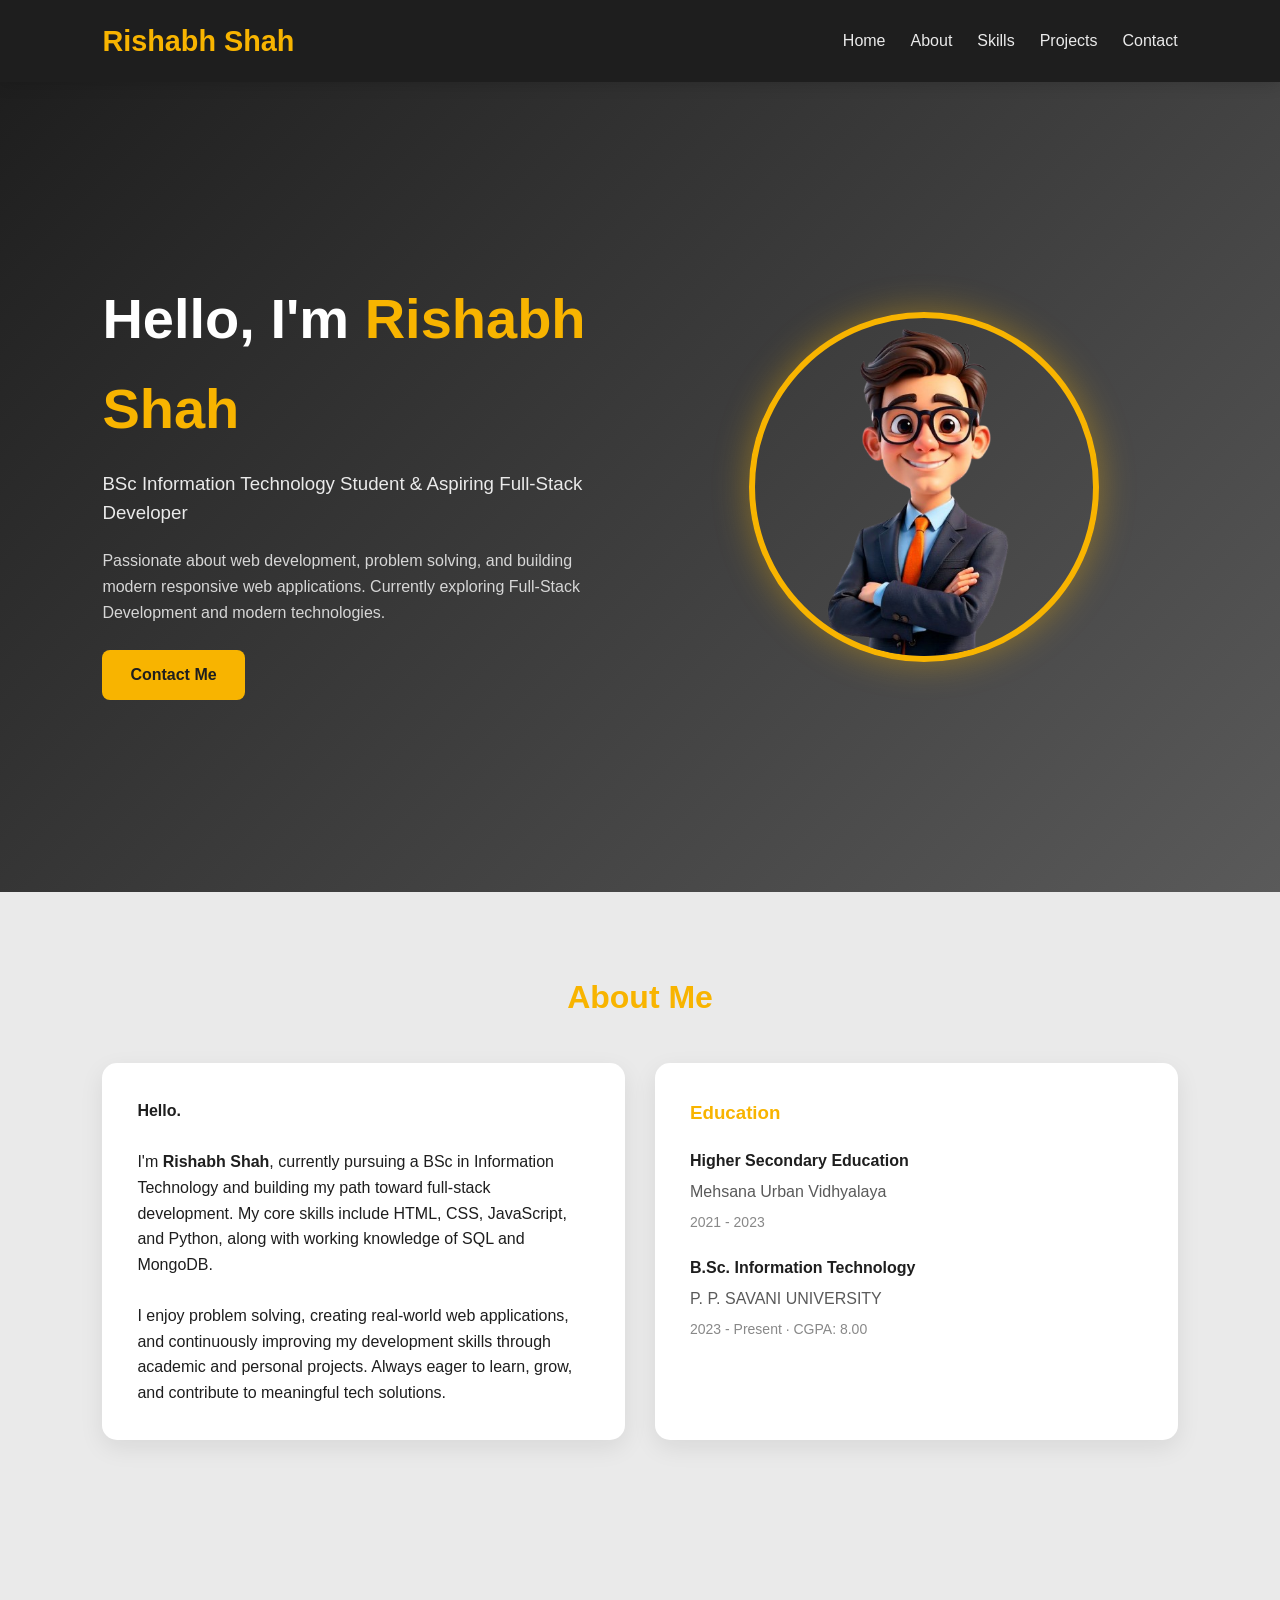
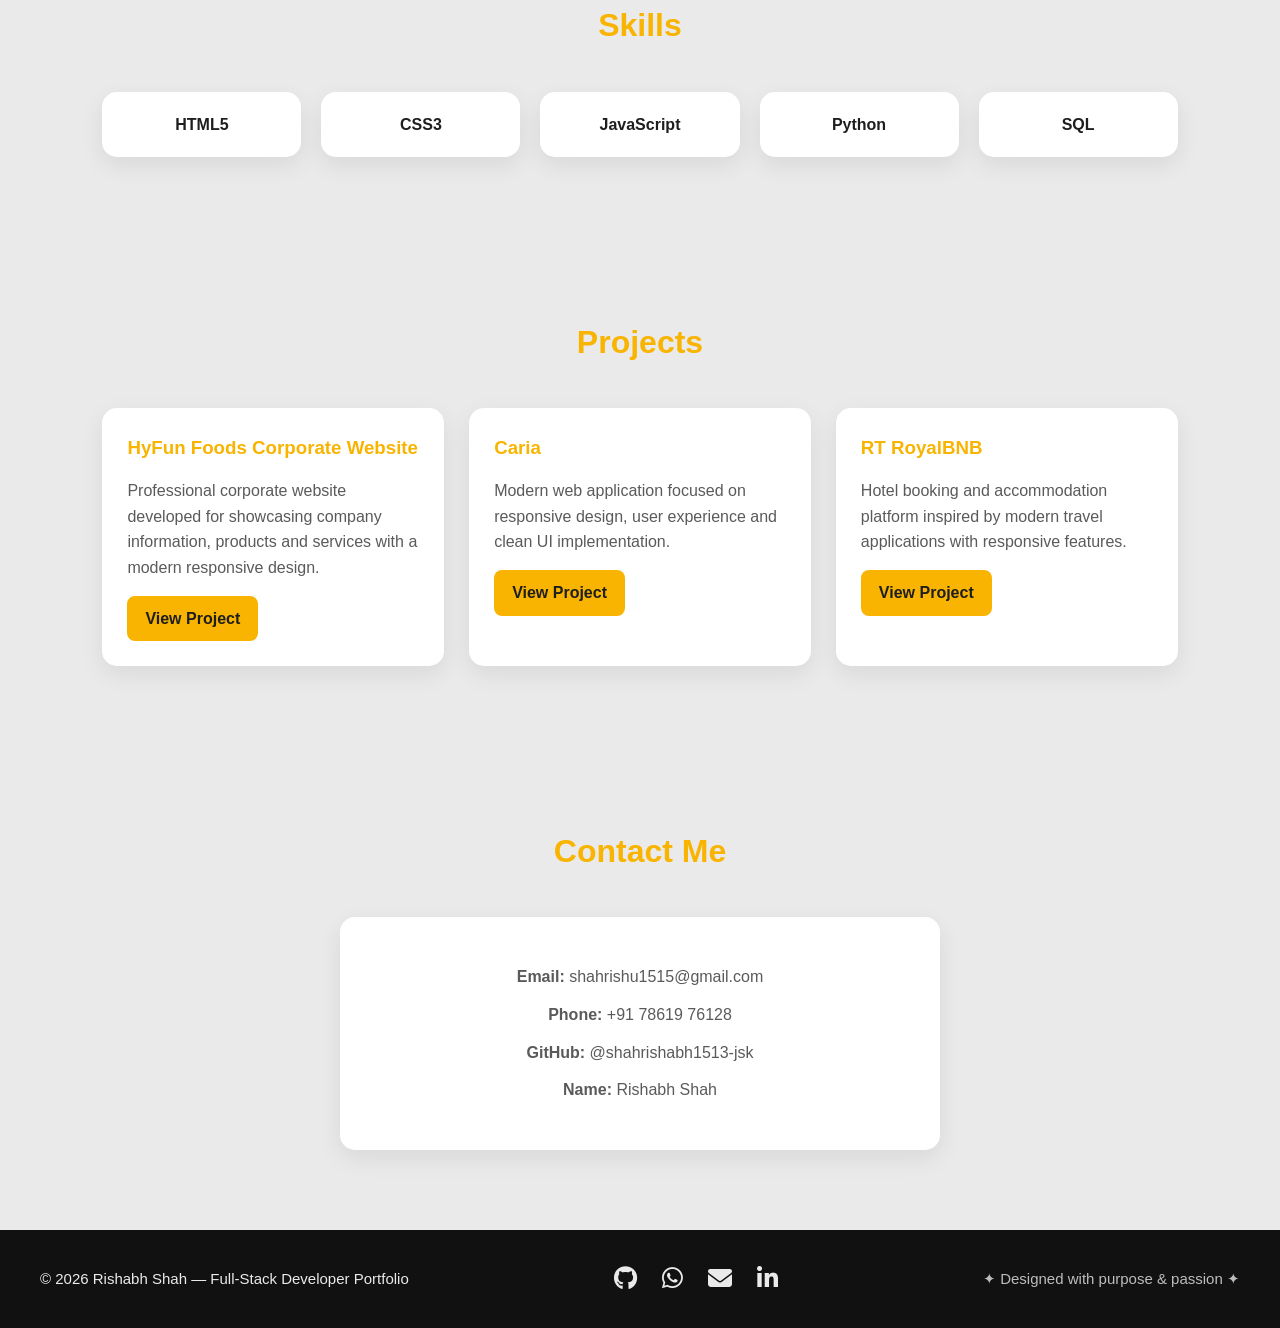
<file: Full stack/Assignment_1/index.html>
<!DOCTYPE html>
<html lang="en">
<head>
    <meta charset="UTF-8">
    <meta name="viewport" content="width=device-width, initial-scale=1.0">
    <title>Rishabh Shah | Portfolio</title>
    <link rel="stylesheet" href="style.css">
    <link rel="stylesheet"
    href="https://cdnjs.cloudflare.com/ajax/libs/font-awesome/6.5.1/css/all.min.css">
</head>
<body>
<header>
    <nav class="navbar">
        <h2 class="logo">Rishabh Shah</h2>
        <ul class="nav-links">
            <li><a href="#home">Home</a></li>
            <li><a href="#about">About</a></li>
            <li><a href="#skills">Skills</a></li>
            <li><a href="#projects">Projects</a></li>
            <li><a href="#contact">Contact</a></li>
        </ul>
    </nav>
</header>
<main>
    <!-- Hero Section -->
    <section id="home" class="hero">
        <div class="hero-text">
            <h1>Hello, I'm <span>Rishabh Shah</span></h1>
            <h3>BSc Information Technology Student & Aspiring Full-Stack Developer</h3>
            <p>
                Passionate about web development, problem solving,
                and building modern responsive web applications.
                Currently exploring Full-Stack Development and modern technologies.
            </p>
            <a href="#contact" class="btn">Contact Me</a>
        </div>
        <div class="hero-image">
            <!-- Replace with your image -->
            <img src="./9f9ded3b0dd6794036eff48c79e6e040-removebg-preview.png" alt="Rishabh Shah">
        </div>
    </section>
    <!-- About -->
    <section id="about">
        <h2>About Me</h2>
        <div class="about-grid">
            <div class="about-card">
                <p>
                    <strong>Hello.</strong><br><br>
                    I'm <strong>Rishabh Shah</strong>, currently pursuing a BSc in Information Technology and building my path toward full-stack development.
                    My core skills include HTML, CSS, JavaScript, and Python, along with working knowledge of SQL and MongoDB.
                    <br><br>
                    I enjoy problem solving, creating real-world web applications, and continuously improving my development skills through academic and personal projects.
                    Always eager to learn, grow, and contribute to meaningful tech solutions.
                </p>
            </div>
            <div class="about-card">
                <h3>Education</h3>
                <div class="timeline">
                    <h4>Higher Secondary Education</h4>
                    <p>Mehsana Urban Vidhyalaya</p>
                    <span>2021 - 2023</span>
                    <h4>B.Sc. Information Technology</h4>
                    <p>P. P. SAVANI UNIVERSITY</p>
                    <span>2023 - Present · CGPA: 8.00</span>
                </div>
            </div>
        </div>
    </section>
    <!-- Skills -->
    <section id="skills">
        <h2>Skills</h2>
        <div class="skills-grid">
            <div class="skill-card">HTML5</div>
            <div class="skill-card">CSS3</div>
            <div class="skill-card">JavaScript</div>
            <div class="skill-card">Python</div>
            <div class="skill-card">SQL</div>
        </div>
    </section>
    <!-- Projects -->
    <section id="projects">
        <h2>Projects</h2>
        <div class="project-grid">
            <article class="project-card">
                <h3>HyFun Foods Corporate Website</h3>
                <p>
                    Professional corporate website developed for showcasing company information,
                    products and services with a modern responsive design.
                </p>
                <a href="https://github.com/shahrishabh1513-jsk/hyfun-foods-corporate-website"
                    target="_blank"
                    class="project-btn">
                    View Project
                </a>
            </article>
            <article class="project-card">
                <h3>Caria</h3>
                <p>
                    Modern web application focused on responsive design,
                    user experience and clean UI implementation.
                </p>
                <a href="https://github.com/shahrishabh1513-jsk/Caria"
                    target="_blank"
                    class="project-btn">
                    View Project
                </a>
            </article>
            <article class="project-card">
                <h3>RT RoyalBNB</h3>
                <p>
                    Hotel booking and accommodation platform inspired by
                    modern travel applications with responsive features.
                </p>

                <a href="https://github.com/shahrishabh1513-jsk/RT-RoyalBNB"
                    target="_blank"
                    class="project-btn">
                    View Project
                </a>
            </article>
        </div>
    </section>
    <!-- Contact -->
    <section id="contact">
        <h2>Contact Me</h2>
        <div class="contact-box">
            <p><strong>Email:</strong> shahrishu1515@gmail.com</p>
            <p><strong>Phone:</strong> +91 78619 76128</p>
            <p><strong>GitHub:</strong> @shahrishabh1513-jsk</p>
            <p><strong>Name:</strong> Rishabh Shah</p>
        </div>
    </section>
</main>
<!-- Footer -->
<footer>
    <div class="footer-left">
        © 2026 Rishabh Shah — Full-Stack Developer Portfolio
    </div>
    <div class="footer-center">
        <a href="https://github.com/shahrishabh1513-jsk" target="_blank">
            <i class="fab fa-github"></i>
        </a>
        <a href="https://wa.me/917861976128" target="_blank">
            <i class="fab fa-whatsapp"></i>
        </a>
        <a href="mailto:shahrishu1515@gmail.com">
            <i class="fas fa-envelope"></i>
        </a>
        <a href="#">
            <i class="fab fa-linkedin-in"></i>
        </a>
    </div>
    <div class="footer-right">
        ✦ Designed with purpose & passion ✦
    </div>
</footer>
</body>
</html>
</file>
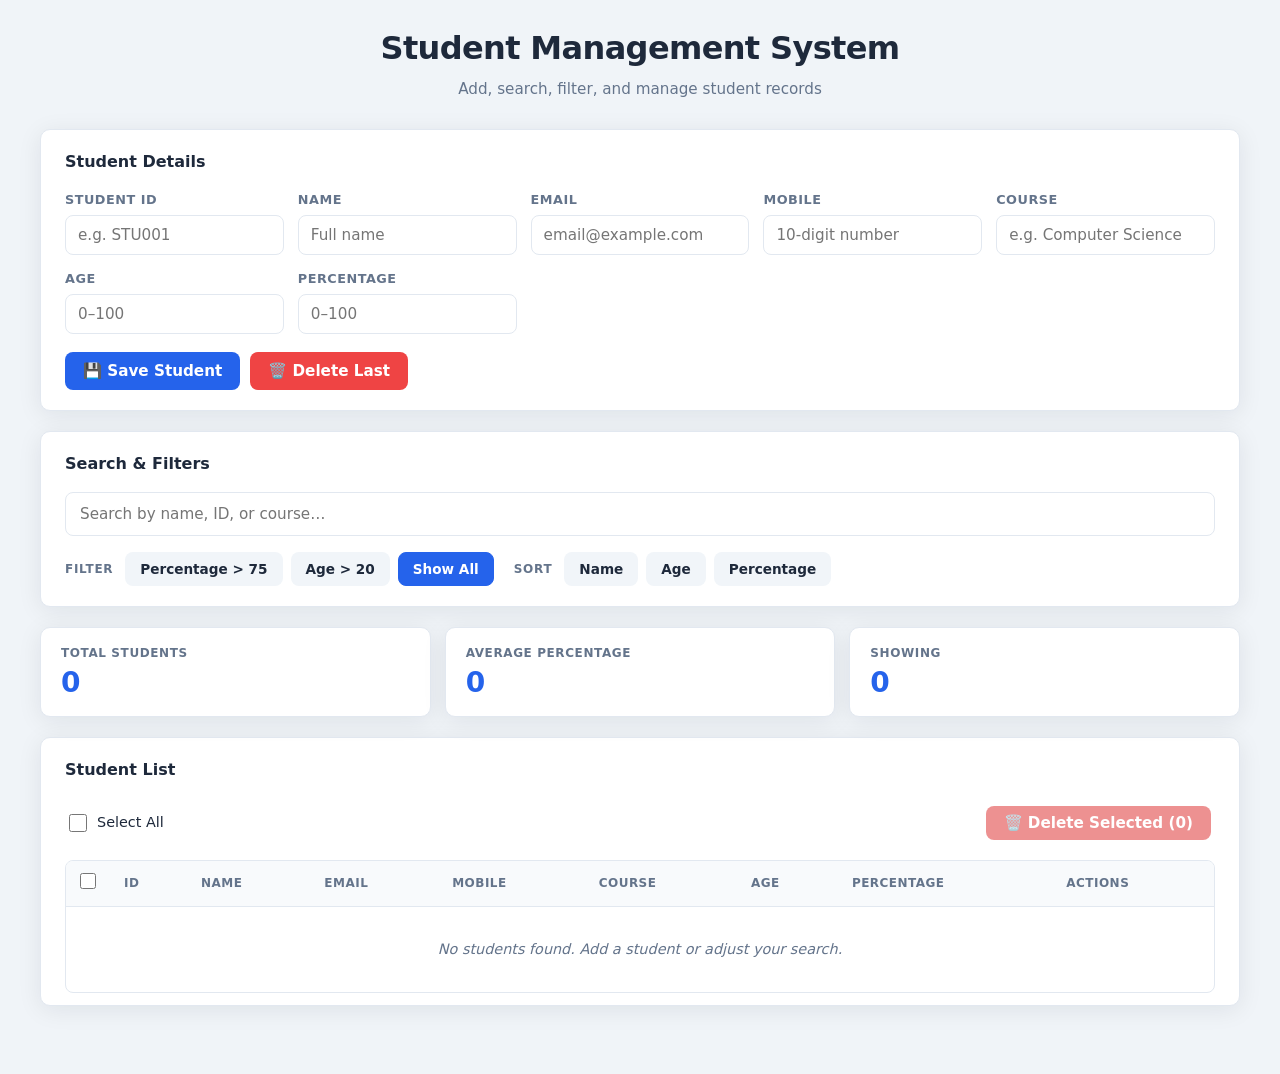
<file: Full Stack Development/Practical/Assignment_2/index.html>
<!DOCTYPE html>
<html lang="en">

<head>
    <meta charset="UTF-8">
    <meta name="viewport" content="width=device-width, initial-scale=1.0">
    <meta name="description" content="Manage student records with search, filters, and statistics.">
    <title>Student Management System</title>
    <link rel="stylesheet" href="style.css">
</head>

<body>

    <div class="container">

        <header class="page-header">
            <h1>Student Management System</h1>
            <p class="subtitle">Add, search, filter, and manage student records</p>
        </header>

        <section class="panel" aria-labelledby="form-heading">
            <h2 id="form-heading" class="section-title">Student Details</h2>

            <form id="studentForm" novalidate>
                <input type="hidden" id="editId" value="">

                <div class="form-grid">
                    <div class="field">
                        <label for="studentId">Student ID</label>
                        <input type="text" id="studentId" name="studentId" placeholder="e.g. STU001" required
                            autocomplete="off" pattern="[A-Za-z0-9_-]+" title="Letters, numbers, hyphens, underscores">
                    </div>

                    <div class="field">
                        <label for="name">Name</label>
                        <input type="text" id="name" name="name" placeholder="Full name" required autocomplete="name">
                    </div>

                    <div class="field">
                        <label for="email">Email</label>
                        <input type="email" id="email" name="email" placeholder="email@example.com" required
                            autocomplete="email">
                    </div>

                    <div class="field">
                        <label for="mobile">Mobile</label>
                        <input type="tel" id="mobile" name="mobile" placeholder="10-digit number" required
                            pattern="[0-9]{10}" title="Enter a 10-digit mobile number" autocomplete="tel">
                    </div>

                    <div class="field">
                        <label for="course">Course</label>
                        <input type="text" id="course" name="course" placeholder="e.g. Computer Science" required>
                    </div>

                    <div class="field">
                        <label for="age">Age</label>
                        <input type="number" id="age" name="age" placeholder="0–100" required min="5" max="100">
                    </div>

                    <div class="field">
                        <label for="percentage">Percentage</label>
                        <input type="number" id="percentage" name="percentage" placeholder="0–100" required min="0"
                            max="100" step="0.01">
                    </div>
                </div>

                <div class="form-actions">
                    <button type="submit" id="submitBtn" class="btn btn-primary">💾 Save Student</button>
                    <button type="button" id="deleteLastBtn" class="btn btn-delete-last">🗑️ Delete Last</button>
                    <button type="button" id="cancelBtn" class="btn btn-secondary hidden">Cancel Edit</button>
                </div>
            </form>
        </section>

        <section class="panel" aria-labelledby="controls-heading">
            <h2 id="controls-heading" class="section-title">Search &amp; Filters</h2>

            <div class="search-bar">
                <label for="search" class="visually-hidden">Search students</label>
                <input type="search" id="search" placeholder="Search by name, ID, or course…" autocomplete="off">
            </div>

            <div class="toolbar">
                <div class="toolbar-group" role="group" aria-label="Filters">
                    <span class="toolbar-label">Filter</span>
                    <button type="button" class="btn btn-filter" data-filter="percentage">Percentage &gt; 75</button>
                    <button type="button" class="btn btn-filter" data-filter="age">Age &gt; 20</button>
                    <button type="button" class="btn btn-filter active" data-filter="all">Show All</button>
                </div>

                <div class="toolbar-group" role="group" aria-label="Sort options">
                    <span class="toolbar-label">Sort</span>
                    <button type="button" class="btn btn-sort" data-sort="name">Name</button>
                    <button type="button" class="btn btn-sort" data-sort="age">Age</button>
                    <button type="button" class="btn btn-sort" data-sort="percentage">Percentage</button>
                </div>
            </div>
        </section>

        <section class="stats" aria-live="polite" aria-atomic="true">
            <div class="stat-card">
                <span class="stat-label">Total Students</span>
                <span class="stat-value" id="totalStudents">0</span>
            </div>
            <div class="stat-card">
                <span class="stat-label">Average Percentage</span>
                <span class="stat-value" id="avgPercentage">0</span>
            </div>
            <div class="stat-card">
                <span class="stat-label">Showing</span>
                <span class="stat-value" id="showingCount">0</span>
            </div>
        </section>

        <section class="panel table-panel" aria-labelledby="table-heading">
            <h2 id="table-heading" class="section-title">Student List</h2>

            <!-- Select All / Delete Selected Toolbar -->
            <div class="table-toolbar">
                <div class="table-toolbar-left">
                    <input type="checkbox" id="selectAll" onchange="toggleAllCheckboxes()">
                    <label for="selectAll">Select All</label>
                </div>
                <div class="table-toolbar-right">
                    <button type="button" class="btn btn-delete-selected" onclick="deleteSelected()" id="deleteSelectedBtn">
                        🗑️ Delete Selected (<span id="selectedCount">0</span>)
                    </button>
                </div>
            </div>

            <div class="table-wrapper">
                <table>
                    <thead>
                        <tr>
                            <th scope="col" style="width: 40px;">
                                <input type="checkbox" id="selectAllHeader" onchange="toggleAllCheckboxes()">
                            </th>
                            <th scope="col">ID</th>
                            <th scope="col">Name</th>
                            <th scope="col">Email</th>
                            <th scope="col">Mobile</th>
                            <th scope="col">Course</th>
                            <th scope="col">Age</th>
                            <th scope="col">Percentage</th>
                            <th scope="col">Actions</th>
                        </tr>
                    </thead>
                    <tbody id="studentTableBody"></tbody>
                </table>
            </div>
        </section>

    </div>

    <div id="toast" class="toast hidden" role="status" aria-live="polite"></div>

    <script src="script.js"></script>

</body>

</html>
</file>
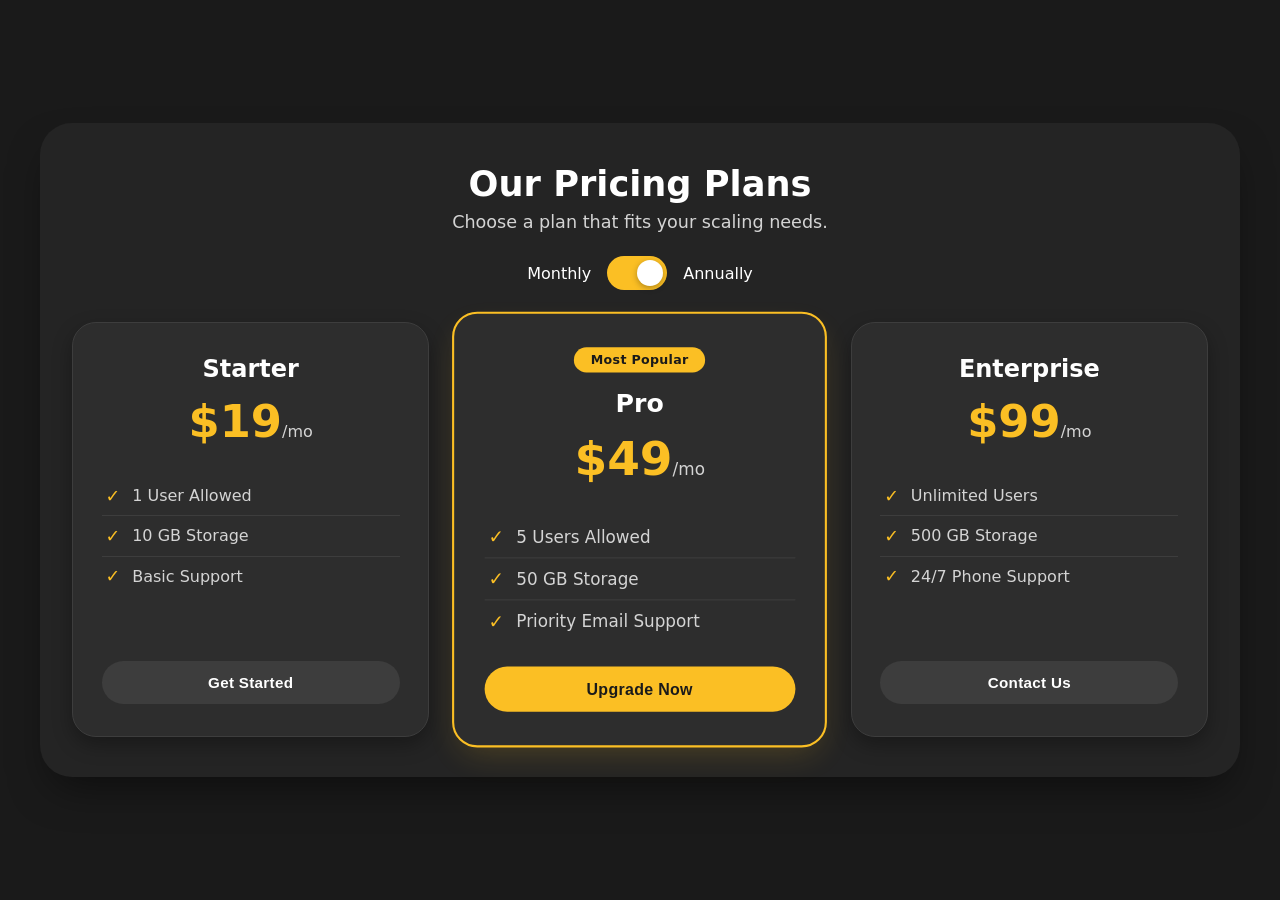
<file: Full Stack Development/Practical/Practical_3/index.html>
<!DOCTYPE html>
<html lang="en">
<head>
  <meta charset="UTF-8" />
  <meta name="viewport" content="width=device-width, initial-scale=1.0" />
  <title>CSS Assignment 4</title>
  <link rel="stylesheet" href="style.css" />
</head>
<body>
  <main class="pricing-container">
    <header class="pricing-header">
      <h1>Our Pricing Plans</h1>
      <p>Choose a plan that fits your scaling needs.</p>

      <!-- Fake Toggle Switch Switcher -->
      <div class="toggle-wrapper">
        <span>Monthly</span>
        <label class="switch">
          <input type="checkbox" checked />
          <span class="slider"></span>
        </label>
        <span>Annually</span>
      </div>
    </header>

    <section class="pricing-grid">
      <!-- Card 1 -->
      <div class="price-card">
        <h3>Starter</h3>
        <div class="price">$19<span>/mo</span></div>
        <ul class="features">
          <li>1 User Allowed</li>
          <li>10 GB Storage</li>
          <li>Basic Support</li>
        </ul>
        <button class="btn btn-secondary">Get Started</button>
      </div>

      <!-- Card 2 (Featured) -->
      <div class="price-card featured">
        <span class="badge">Most Popular</span>
        <h3>Pro</h3>
        <div class="price">$49<span>/mo</span></div>
        <ul class="features">
          <li>5 Users Allowed</li>
          <li>50 GB Storage</li>
          <li>Priority Email Support</li>
        </ul>
        <button class="btn btn-primary">Upgrade Now</button>
      </div>

      <!-- Card 3 -->
      <div class="price-card">
        <h3>Enterprise</h3>
        <div class="price">$99<span>/mo</span></div>
        <ul class="features">
          <li>Unlimited Users</li>
          <li>500 GB Storage</li>
          <li>24/7 Phone Support</li>
        </ul>
        <button class="btn btn-secondary">Contact Us</button>
      </div>
    </section>
  </main>
</body>
</html>
</file>
<file: Full stack/Assignment_1/style.css>
* {
    margin: 0;
    padding: 0;
    box-sizing: border-box;
    font-family: 'Segoe UI', sans-serif;
}

html {
    scroll-behavior: smooth;
}

body {
    background: #eaeaea;
    color: #1e1e1e;
    line-height: 1.6;
}

/* Header */

header {
    background: #1e1e1e;
    position: sticky;
    top: 0;
    z-index: 1000;
    box-shadow: 0 2px 15px rgba(0, 0, 0, 0.15);
}

.navbar {
    display: flex;
    justify-content: space-between;
    align-items: center;
    padding: 18px 8%;
}

.logo {
    color: #f8b400;
    font-size: 1.8rem;
    font-weight: 700;
}

.nav-links {
    display: flex;
    list-style: none;
    gap: 25px;
}

.nav-links a {
    text-decoration: none;
    color: #eaeaea;
    font-weight: 500;
    transition: 0.3s;
}

.nav-links a:hover {
    color: #f8b400;
}

/* Hero Section */

.hero {
    min-height: 90vh;
    display: flex;
    justify-content: space-between;
    align-items: center;
    gap: 60px;
    padding: 80px 8%;
    background: linear-gradient(135deg, #1e1e1e, #5a5a5a);
    color: white;
}

.hero-text {
    flex: 1;
}

.hero-text h1 {
    font-size: 3.5rem;
    margin-bottom: 15px;
}

.hero-text span {
    color: #f8b400;
}

.hero-text h3 {
    margin-bottom: 20px;
    color: #eaeaea;
    font-weight: 500;
}

.hero-text p {
    max-width: 600px;
    color: #d6d6d6;
    margin-bottom: 25px;
}

.hero-image {
    flex: 1;
    display: flex;
    justify-content: center;
}

.hero-image img {
    width: 350px;
    height: 350px;
    object-fit: cover;
    border-radius: 50%;
    border: 6px solid #f8b400;
    box-shadow: 0 0 35px rgba(248, 180, 0, 0.4);
}

.btn {
    display: inline-block;
    padding: 12px 28px;
    background: #f8b400;
    color: #1e1e1e;
    text-decoration: none;
    border-radius: 8px;
    font-weight: 600;
    transition: 0.3s;
}

.btn:hover {
    transform: translateY(-3px);
    box-shadow: 0 8px 20px rgba(248, 180, 0, .35);
}

/* Sections */

section {
    padding: 80px 8%;
}

section h2 {
    text-align: center;
    margin-bottom: 40px;
    color: #f8b400;
    font-size: 2rem;
}

/* About */

.about-grid {
    display: grid;
    grid-template-columns: 1fr 1fr;
    gap: 30px;
}

.about-card {
    background: #fff;
    padding: 35px;
    border-radius: 15px;
    box-shadow: 0 8px 25px rgba(0, 0, 0, 0.08);
    transition: 0.3s;
}

.about-card:hover {
    transform: translateY(-5px);
}

.about-card h3 {
    color: #f8b400;
    margin-bottom: 15px;
}

.timeline h4 {
    margin-top: 20px;
    color: #1e1e1e;
}

.timeline p {
    color: #5a5a5a;
    margin: 5px 0;
}

.timeline span {
    color: #888;
    font-size: 14px;
}

.work-title {
    margin-top: 35px;
}

/* Skills */

.skills-grid {
    display: grid;
    grid-template-columns: repeat(auto-fit, minmax(180px, 1fr));
    gap: 20px;
}

.skill-card {
    background: #fff;
    padding: 20px;
    text-align: center;
    border-radius: 15px;
    font-weight: 600;
    box-shadow: 0 8px 25px rgba(0, 0, 0, 0.08);
    transition: 0.3s;
}

.skill-card:hover {
    background: #f8b400;
    color: #1e1e1e;
    transform: translateY(-8px);
}

/* Projects */

.project-grid {
    display: grid;
    grid-template-columns: repeat(auto-fit, minmax(300px, 1fr));
    gap: 25px;
}

.project-card {
    background: #fff;
    padding: 25px;
    border-radius: 15px;
    box-shadow: 0 8px 25px rgba(0, 0, 0, 0.08);
    transition: 0.3s;
}

.project-card:hover {
    transform: translateY(-8px);
}

.project-card h3 {
    color: #f8b400;
    margin-bottom: 15px;
}

.project-card p {
    margin-bottom: 15px;
    color: #5a5a5a;
}

.project-btn {
    display: inline-block;
    padding: 10px 18px;
    background: #f8b400;
    color: #1e1e1e;
    text-decoration: none;
    border-radius: 8px;
    font-weight: 600;
    transition: 0.3s;
}

.project-btn:hover {
    opacity: 0.9;
}

/* Contact */

.contact-box {
    max-width: 600px;
    margin: auto;
    background: #fff;
    padding: 35px;
    text-align: center;
    border-radius: 15px;
    box-shadow: 0 8px 25px rgba(0, 0, 0, 0.08);
}

.contact-box p {
    margin: 12px 0;
    color: #5a5a5a;
}

/* Footer */

footer {
    background: #111;
    color: #eaeaea;
    padding: 30px 40px;
    display: flex;
    justify-content: space-between;
    align-items: center;
    flex-wrap: wrap;
    gap: 20px;
}

.footer-left {
    font-size: 15px;
}

.footer-center {
    display: flex;
    gap: 25px;
}

.footer-center a {
    color: #eaeaea;
    font-size: 24px;
    transition: 0.3s;
}

.footer-center a:hover {
    color: #f8b400;
}

.footer-right {
    color: #bdbdbd;
    font-size: 15px;
}

/* Responsive */

@media(max-width:992px) {

    .hero {
        flex-direction: column-reverse;
        text-align: center;
    }

    .hero-text p {
        margin: auto auto 25px;
    }

    .about-grid {
        grid-template-columns: 1fr;
    }
}

@media(max-width:768px) {

    .navbar {
        flex-direction: column;
        gap: 15px;
    }

    .nav-links {
        flex-wrap: wrap;
        justify-content: center;
        gap: 15px;
    }

    .hero h1 {
        font-size: 2.4rem;
    }

    .hero-image img {
        width: 250px;
        height: 250px;
    }

    section {
        padding: 60px 5%;
    }

    footer {
        flex-direction: column;
        text-align: center;
    }
}
</file>
<file: Full Stack Development/Practical/Assignment_2/style.css>
/* Student Management System */

:root {
    --color-bg: #f0f4f8;
    --color-surface: #ffffff;
    --color-border: #e2e8f0;
    --color-text: #1e293b;
    --color-muted: #64748b;
    --color-primary: #2563eb;
    --color-primary-hover: #1d4ed8;
    --color-secondary: #94a3b8;
    --color-secondary-hover: #64748b;
    --color-success: #16a34a;
    --color-warning: #ea580c;
    --color-danger: #dc2626;
    --color-danger-hover: #b91c1c;
    --radius: 10px;
    --shadow: 0 4px 24px rgba(15, 23, 42, 0.08);
    --font: "Segoe UI", system-ui, -apple-system, sans-serif;
}

*,
*::before,
*::after {
    margin: 0;
    padding: 0;
    box-sizing: border-box;
}

body {
    font-family: var(--font);
    background: var(--color-bg);
    color: var(--color-text);
    line-height: 1.5;
    padding: 24px 16px 48px;
    min-height: 100vh;
}

.container {
    width: min(1200px, 100%);
    margin: 0 auto;
}

.page-header {
    text-align: center;
    margin-bottom: 28px;
}

.page-header h1 {
    font-size: clamp(1.5rem, 4vw, 2rem);
    font-weight: 700;
    letter-spacing: -0.02em;
}

.subtitle {
    margin-top: 6px;
    color: var(--color-muted);
    font-size: 0.95rem;
}

.panel {
    background: var(--color-surface);
    border: 1px solid var(--color-border);
    border-radius: var(--radius);
    box-shadow: var(--shadow);
    padding: 20px 24px;
    margin-bottom: 20px;
}

.section-title {
    font-size: 1rem;
    font-weight: 600;
    margin-bottom: 16px;
    color: var(--color-text);
}

.form-grid {
    display: grid;
    grid-template-columns: repeat(auto-fill, minmax(200px, 1fr));
    gap: 14px;
}

.field {
    display: flex;
    flex-direction: column;
    gap: 6px;
}

.field label {
    font-size: 0.8rem;
    font-weight: 600;
    color: var(--color-muted);
    text-transform: uppercase;
    letter-spacing: 0.04em;
}

input,
button {
    font-family: inherit;
    font-size: 0.95rem;
}

input {
    padding: 10px 12px;
    border: 1px solid var(--color-border);
    border-radius: 8px;
    background: var(--color-surface);
    color: var(--color-text);
    transition: border-color 0.2s, box-shadow 0.2s;
}

input:disabled {
    background: #f8fafc;
    color: var(--color-muted);
    cursor: not-allowed;
}

input:focus {
    outline: none;
    border-color: var(--color-primary);
    box-shadow: 0 0 0 3px rgba(37, 99, 235, 0.15);
}

input:focus-visible,
button:focus-visible {
    outline: 2px solid var(--color-primary);
    outline-offset: 2px;
}

.form-actions {
    display: flex;
    flex-wrap: wrap;
    gap: 10px;
    margin-top: 18px;
}

.btn {
    display: inline-flex;
    align-items: center;
    justify-content: center;
    padding: 10px 18px;
    border: none;
    border-radius: 8px;
    font-weight: 600;
    cursor: pointer;
    transition: background 0.2s, transform 0.15s, opacity 0.2s;
}

.btn:active {
    transform: scale(0.98);
}

.btn-primary {
    background: var(--color-primary);
    color: #fff;
}

.btn-primary:hover {
    background: var(--color-primary-hover);
}

.btn-secondary {
    background: #e2e8f0;
    color: var(--color-text);
}

.btn-secondary:hover {
    background: #cbd5e1;
}

/* Delete Last Button */
.btn-delete-last {
    background: #ef4444;
    color: #fff;
    border: none;
    padding: 10px 18px;
    border-radius: 8px;
    font-weight: 600;
    cursor: pointer;
    transition: background 0.2s, transform 0.15s;
}

.btn-delete-last:hover {
    background: #dc2626;
}

.btn-delete-last:active {
    transform: scale(0.98);
}

.btn-delete-last:disabled {
    opacity: 0.5;
    cursor: not-allowed;
}

.search-bar {
    margin-bottom: 16px;
}

#search {
    width: 100%;
    padding: 12px 14px;
}

.toolbar {
    display: flex;
    flex-wrap: wrap;
    gap: 20px;
}

.toolbar-group {
    display: flex;
    flex-wrap: wrap;
    align-items: center;
    gap: 8px;
}

.toolbar-label {
    font-size: 0.75rem;
    font-weight: 700;
    text-transform: uppercase;
    letter-spacing: 0.06em;
    color: var(--color-muted);
    margin-right: 4px;
}

.btn-filter,
.btn-sort {
    background: #f1f5f9;
    color: var(--color-text);
    padding: 8px 14px;
    font-size: 0.85rem;
    border: 1px solid transparent;
}

.btn-filter:hover,
.btn-sort:hover {
    background: #e2e8f0;
}

.btn-filter.active,
.btn-sort.active {
    background: var(--color-primary);
    color: #fff;
    border-color: var(--color-primary);
}

.stats {
    display: grid;
    grid-template-columns: repeat(auto-fit, minmax(160px, 1fr));
    gap: 14px;
    margin-bottom: 20px;
}

.stat-card {
    background: var(--color-surface);
    border: 1px solid var(--color-border);
    border-radius: var(--radius);
    box-shadow: var(--shadow);
    padding: 16px 20px;
    display: flex;
    flex-direction: column;
    gap: 4px;
}

.stat-label {
    font-size: 0.75rem;
    font-weight: 600;
    text-transform: uppercase;
    letter-spacing: 0.05em;
    color: var(--color-muted);
}

.stat-value {
    font-size: 1.75rem;
    font-weight: 700;
    color: var(--color-primary);
    line-height: 1.2;
}

.table-panel {
    padding-bottom: 12px;
}

/* Table Toolbar */
.table-toolbar {
    display: flex;
    justify-content: space-between;
    align-items: center;
    margin-bottom: 12px;
    padding: 8px 4px;
    flex-wrap: wrap;
    gap: 10px;
}

.table-toolbar-left,
.table-toolbar-right {
    display: flex;
    align-items: center;
    gap: 10px;
}

.table-toolbar-left input[type="checkbox"] {
    width: 18px;
    height: 18px;
    cursor: pointer;
}

.table-toolbar-left label {
    font-size: 0.9rem;
    font-weight: 500;
    color: var(--color-text);
    cursor: pointer;
}

.btn-delete-selected {
    background: var(--color-danger);
    color: #fff;
    padding: 8px 18px;
    border: none;
    border-radius: 8px;
    font-weight: 600;
    cursor: pointer;
    transition: background 0.2s, transform 0.15s;
}

.btn-delete-selected:hover {
    background: var(--color-danger-hover);
}

.btn-delete-selected:disabled {
    opacity: 0.5;
    cursor: not-allowed;
}

.table-wrapper {
    overflow-x: auto;
    border: 1px solid var(--color-border);
    border-radius: 8px;
}

table {
    width: 100%;
    border-collapse: collapse;
    font-size: 0.9rem;
}

th,
td {
    padding: 12px 14px;
    text-align: left;
    border-bottom: 1px solid var(--color-border);
}

th {
    background: #f8fafc;
    font-size: 0.75rem;
    font-weight: 700;
    text-transform: uppercase;
    letter-spacing: 0.04em;
    color: var(--color-muted);
    white-space: nowrap;
    position: sticky;
    top: 0;
    z-index: 1;
}

th input[type="checkbox"] {
    width: 16px;
    height: 16px;
    cursor: pointer;
}

td input[type="checkbox"] {
    width: 16px;
    height: 16px;
    cursor: pointer;
}

tbody tr:last-child td {
    border-bottom: none;
}

tbody tr:hover {
    background: #f8fafc;
}

tbody tr.selected {
    background: #dbeafe;
}

.empty-row td {
    text-align: center;
    padding: 32px 16px;
    color: var(--color-muted);
    font-style: italic;
}

.actions-cell {
    white-space: nowrap;
}

.btn-edit,
.btn-delete {
    padding: 6px 12px;
    font-size: 0.8rem;
    margin-right: 6px;
}

.btn-edit {
    background: var(--color-warning);
    color: #fff;
}

.btn-edit:hover {
    background: #c2410c;
}

.btn-delete {
    background: var(--color-danger);
    color: #fff;
    margin-right: 0;
}

.btn-delete:hover {
    background: var(--color-danger-hover);
}

.toast {
    position: fixed;
    bottom: 24px;
    right: 24px;
    max-width: 320px;
    padding: 14px 18px;
    border-radius: 8px;
    font-weight: 500;
    font-size: 0.9rem;
    color: #fff;
    box-shadow: 0 8px 24px rgba(0, 0, 0, 0.18);
    z-index: 1000;
    animation: slideIn 0.3s ease;
}

.toast-success {
    background: var(--color-success);
}

.toast-error {
    background: var(--color-danger);
}

.toast-info {
    background: #475569;
}

.hidden {
    display: none !important;
}

.visually-hidden {
    position: absolute;
    width: 1px;
    height: 1px;
    padding: 0;
    margin: -1px;
    overflow: hidden;
    clip: rect(0, 0, 0, 0);
    white-space: nowrap;
    border: 0;
}

@keyframes slideIn {
    from {
        opacity: 0;
        transform: translateY(12px);
    }
    to {
        opacity: 1;
        transform: translateY(0);
    }
}

@media (max-width: 640px) {
    body {
        padding: 16px 12px 40px;
    }

    .panel {
        padding: 16px;
    }

    .toolbar {
        flex-direction: column;
        gap: 14px;
    }

    .toolbar-group {
        width: 100%;
    }

    .btn-filter,
    .btn-sort {
        flex: 1 1 auto;
    }

    .toast {
        left: 12px;
        right: 12px;
        bottom: 16px;
        max-width: none;
    }

    th,
    td {
        padding: 10px;
        font-size: 0.82rem;
    }

    .table-toolbar {
        flex-direction: column;
        align-items: flex-start;
    }
}
</file>
<file: Full Stack Development/Practical/Practical_3/style.css>
:root {
  --primary: #fbbf24;
  --secondary: #f59e0b;
  --dark: #1a1a1a;
  --light: #f8fafc;
  --card-bg: #2d2d2d;
  --bg-color: #1a1a1a;
  --text-primary: #ffffff;
  --text-secondary: #d4d4d4;
  --border-color: #3d3d3d;
}

*,
*::before,
*::after {
  box-sizing: border-box;
  margin: 0;
  padding: 0;
}

body {
  min-height: 100vh;
  display: flex;
  align-items: center;
  justify-content: center;
  font-family: system-ui, -apple-system, 'Segoe UI', Roboto, sans-serif;
  background: var(--bg-color);
  padding: 1.5rem;
}

.pricing-container {
  max-width: 1200px;
  width: 100%;
  background: #242424;
  border-radius: 2rem;
  padding: 2.5rem 2rem;
  box-shadow: 0 20px 40px -12px rgba(0, 0, 0, 0.5);
}

.pricing-header {
  text-align: center;
}

.pricing-header h1 {
  color: var(--text-primary);
  font-size: 2.2rem;
  margin-bottom: 0.5rem;
}

.pricing-header p {
  color: var(--text-secondary);
  font-size: 1.1rem;
}

.pricing-grid {
  display: grid;
  grid-template-columns: repeat(3, 1fr);
  gap: 2rem;
  align-items: stretch;
  margin-top: 2rem;
}

.toggle-wrapper {
  display: flex;
  align-items: center;
  justify-content: center;
  gap: 1rem;
  margin-top: 1.5rem;
  font-weight: 500;
  color: var(--text-primary);
}

.switch {
  position: relative;
  display: inline-block;
  width: 60px;
  height: 34px;
  flex-shrink: 0;
}

.switch input {
  opacity: 0;
  width: 0;
  height: 0;
  position: absolute;
}

.slider {
  position: absolute;
  cursor: pointer;
  inset: 0;
  background-color: #4a4a4a;
  border-radius: 34px;
  transition: background-color 0.25s ease;
}

.slider::before {
  content: '';
  position: absolute;
  height: 26px;
  width: 26px;
  left: 4px;
  bottom: 4px;
  background-color: white;
  border-radius: 50%;
  transition: transform 0.25s ease;
  box-shadow: 0 2px 6px rgba(0, 0, 0, 0.3);
}

.switch input:checked + .slider {
  background-color: var(--primary);
}

.switch input:checked + .slider::before {
  transform: translateX(26px);
}

.features {
  list-style: none;
  margin: 1.5rem 0;
  padding: 0;
}

.features li {
  padding: 0.6rem 0;
  display: flex;
  align-items: center;
  gap: 0.5rem;
  border-bottom: 1px solid var(--border-color);
  color: var(--text-secondary);
}

.features li:last-child {
  border-bottom: none;
}

.features li::before {
  content: "✓";
  color: var(--primary);
  font-weight: 700;
  font-size: 1.1rem;
  display: inline-block;
  width: 1.4rem;
  text-align: center;
}

.price-card {
  background: var(--card-bg);
  border-radius: 1.5rem;
  padding: 2rem 1.8rem;
  box-shadow: 0 8px 20px rgba(0, 0, 0, 0.3);
  border: 1px solid var(--border-color);
  text-align: center;
  transition: all 0.3s ease;
  display: flex;
  flex-direction: column;
}

.price-card:hover {
  transform: translateY(-10px);
  box-shadow: 0 20px 40px -10px rgba(251, 191, 36, 0.15);
  border-color: var(--primary);
}

.price-card.featured {
  transform: scale(1.05);
  background: var(--card-bg);
  border: 2px solid var(--primary);
  position: relative;
  box-shadow: 0 12px 30px -8px rgba(251, 191, 36, 0.2);
}

.price-card.featured:hover {
  transform: scale(1.05) translateY(-10px);
  box-shadow: 0 28px 48px -12px rgba(251, 191, 36, 0.3);
}

.badge {
  display: inline-block;
  background: var(--primary);
  color: #1a1a1a;
  font-size: 0.75rem;
  font-weight: 700;
  padding: 0.3rem 1rem;
  border-radius: 40px;
  letter-spacing: 0.3px;
  margin-bottom: 1rem;
  align-self: center;
}

.price-card h3 {
  font-size: 1.5rem;
  color: var(--text-primary);
  margin-bottom: 0.5rem;
}

.price {
  font-size: 2.8rem;
  font-weight: 700;
  color: var(--primary);
  margin: 0.25rem 0;
}

.price span {
  font-size: 1rem;
  font-weight: 400;
  color: var(--text-secondary);
}

.btn {
  display: inline-block;
  font-weight: 600;
  padding: 0.8rem 1.8rem;
  border-radius: 60px;
  border: none;
  cursor: pointer;
  transition: background-color 0.3s ease, transform 0.15s ease, color 0.3s ease;
  margin-top: auto;
  font-size: 0.95rem;
  letter-spacing: 0.3px;
}

.btn-primary {
  background: var(--primary);
  color: #1a1a1a;
}

.btn-primary:hover {
  background: var(--secondary);
  color: #1a1a1a;
}

.btn-secondary {
  background: #3d3d3d;
  color: var(--text-primary);
}

.btn-secondary:hover {
  background: var(--primary);
  color: #1a1a1a;
}

@media (max-width: 768px) {
  .pricing-grid {
    grid-template-columns: 1fr;
    gap: 2rem;
  }

  .price-card.featured {
    transform: scale(1);
  }

  .price-card.featured:hover {
    transform: translateY(-10px);
  }

  .pricing-container {
    padding: 1.5rem;
  }

  .price {
    font-size: 2.4rem;
  }

  .toggle-wrapper {
    flex-wrap: wrap;
    gap: 0.6rem;
  }

  .pricing-header h1 {
    font-size: 1.8rem;
  }

  .pricing-header p {
    font-size: 1rem;
  }
}
</file>
